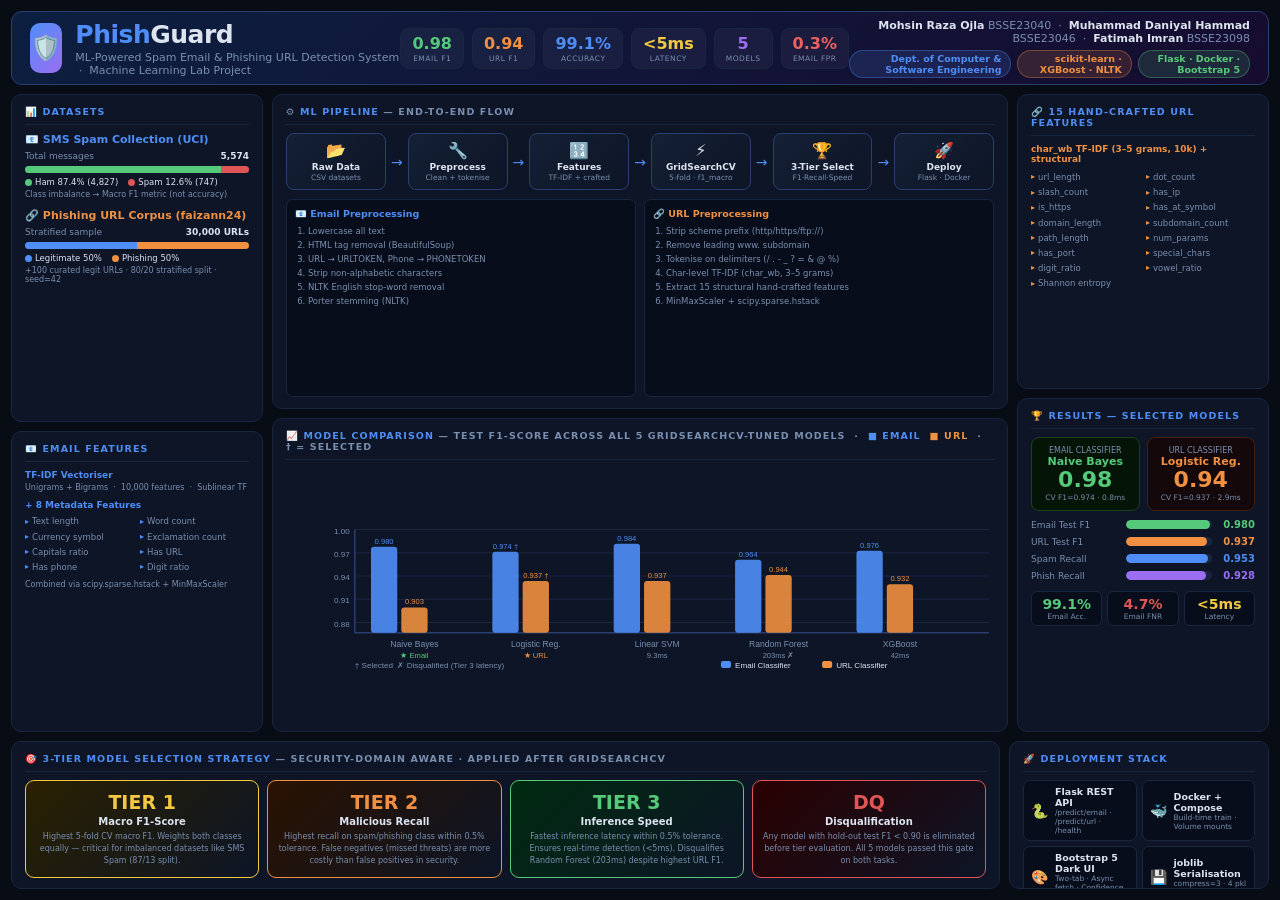
<file: Infographic screen/PhishGuard_Infographic.html>
<!DOCTYPE html>
<html lang="en">
<head>
<meta charset="UTF-8">
<title>PhishGuard — Project Infographic</title>
<style>
*{margin:0;padding:0;box-sizing:border-box;}
:root{
  --bg:#080c14;--card:#0d1526;--card2:#0a1220;--border:#1a2540;
  --blue:#4f8ef7;--orange:#f09040;--green:#56c97a;--red:#e05555;
  --gold:#f5c842;--purple:#9b6ef3;--text:#dde4f0;--muted:#7a8fb0;
}
body{
  width: 100vw;height:900px;background:var(--bg);color:var(--text);
  font-family:'Segoe UI',system-ui,sans-serif;overflow-y:scroll; overflow-x: hidden;
  display:flex;flex-direction:column;padding:11px;gap:9px;
}

/* ── HEADER ── */
.header{
  display:flex;align-items:center;justify-content:space-between;
  background:linear-gradient(135deg,#0c1f40 0%,#160c30 100%);
  border:1px solid #2a3f70;border-radius:11px;
  padding:0 18px;height:74px;flex-shrink:0;
}
.brand{display:flex;align-items:center;gap:13px;}
.shield{
  width:50px;height:50px;border-radius:10px;
  background:linear-gradient(135deg,var(--blue),var(--purple));
  display:flex;align-items:center;justify-content:center;font-size:24px;
}
.brand h1{font-size:25px;font-weight:900;letter-spacing:-.5px;}
.brand h1 span{color:var(--blue);}
.brand p{font-size:11px;color:var(--muted);margin-top:2px;}
.kpi-row{display:flex;gap:8px;}
.kpi{
  background:rgba(255,255,255,.04);border:1px solid var(--border);
  border-radius:8px;padding:5px 11px;text-align:center;
}
.kpi .v{font-size:16px;font-weight:900;}
.kpi .l{font-size:7.5px;color:var(--muted);text-transform:uppercase;letter-spacing:.5px;margin-top:1px;}
.team-block{text-align:right;}
.team-block .names{font-size:11px;color:var(--muted);}
.team-block .names b{color:var(--text);}
.pills{display:flex;gap:6px;margin-top:5px;justify-content:flex-end;}
.pill{
  padding:2px 9px;border-radius:20px;font-size:9.5px;font-weight:600;
}
.pb{background:rgba(79,142,247,.15);color:var(--blue);border:1px solid rgba(79,142,247,.35);}
.po{background:rgba(240,144,64,.15);color:var(--orange);border:1px solid rgba(240,144,64,.35);}
.pg{background:rgba(86,201,122,.15);color:var(--green);border:1px solid rgba(86,201,122,.35);}

/* ── MAIN GRID ── */
.main{
  display:grid;
  grid-template-columns:252px 1fr 252px;
  grid-template-rows:1fr 1fr;
  gap:9px;flex:1;min-height:0;
}

/* ── CARD ── */
.card{
  background:var(--card);border:1px solid var(--border);
  border-radius:10px;padding:11px 13px;overflow:hidden;
  display:flex;flex-direction:column;
}
.ct{
  font-size:9.5px;font-weight:700;text-transform:uppercase;
  letter-spacing:1.1px;color:var(--muted);
  padding-bottom:7px;margin-bottom:8px;
  border-bottom:1px solid var(--border);flex-shrink:0;
}
.ct span{color:var(--blue);}

/* LEFT spans both rows */
.left{grid-column:1;grid-row:1/3;display:flex;flex-direction:column;gap:9px;}
.right{grid-column:3;grid-row:1/3;display:flex;flex-direction:column;gap:9px;}
.ct-top{grid-column:2;grid-row:1;}
.ct-bot{grid-column:2;grid-row:2;}

/* ── DATASET ── */
.ds-name{font-size:11px;font-weight:700;margin-bottom:5px;}
.ds-row{display:flex;justify-content:space-between;font-size:9px;color:var(--muted);margin-bottom:2px;}
.ds-row b{color:var(--text);}
.bar-bg{height:7px;background:#1a2540;border-radius:4px;overflow:hidden;display:flex;margin:3px 0 4px;}
.legend-row{display:flex;gap:10px;font-size:8.5px;}
.dot{width:7px;height:7px;border-radius:50%;display:inline-block;margin-right:3px;vertical-align:middle;}

/* ── FEATURE LIST ── */
.f-grid{display:grid;grid-template-columns:1fr 1fr;gap:2px 6px;}
.fi{font-size:8.5px;color:var(--muted);display:flex;align-items:center;gap:3px;line-height:1.55;}
.fi::before{content:'▸';font-size:8px;flex-shrink:0;}
.fb::before{color:var(--blue);}
.fo::before{color:var(--orange);}

/* ── PIPELINE ── */
.pipe{display:flex;align-items:stretch;gap:5px;margin-bottom:9px;flex-shrink:0;}
.ps{
  flex:1;background:linear-gradient(135deg,#152035,#0d1526);
  border:1px solid #2a3f6f;border-radius:8px;
  padding:7px 6px;text-align:center;
}
.ps .ic{font-size:16px;display:block;margin-bottom:2px;}
.ps .lb{font-size:9px;font-weight:700;}
.ps .sb{font-size:7.5px;color:var(--muted);margin-top:1px;}
.arr{color:var(--blue);font-size:14px;align-self:center;flex-shrink:0;}

/* ── PRE-PROCESS DETAIL ── */
.pre-grid{display:grid;grid-template-columns:1fr 1fr;gap:8px;flex-shrink:0;}
.pre-box{background:#070d1a;border:1px solid var(--border);border-radius:7px;padding:8px;}
.pre-box .ph{font-size:9.5px;font-weight:700;margin-bottom:5px;}
.pre-box ol{padding-left:13px;}
.pre-box li{font-size:8.5px;color:var(--muted);line-height:1.65;}

/* ── METRIC BARS ── */
.m-row{display:flex;align-items:center;gap:7px;margin-bottom:6px;}
.m-lbl{font-size:9px;width:88px;flex-shrink:0;color:var(--muted);}
.m-bg{flex:1;height:9px;background:#1a2540;border-radius:5px;overflow:hidden;}
.m-fill{height:100%;border-radius:5px;}
.m-val{font-size:10px;font-weight:700;width:36px;text-align:right;flex-shrink:0;}

/* ── SELECTED CARDS ── */
.sel-grid{display:grid;grid-template-columns:1fr 1fr;gap:7px;margin-bottom:8px;}
.sel{border-radius:8px;padding:8px;text-align:center;}
.sel .sn{font-size:11px;font-weight:800;}
.sel .sf{font-size:22px;font-weight:900;line-height:1.1;}
.sel .sd{font-size:7.5px;color:var(--muted);margin-top:1px;}

/* ── BOTTOM BAR ── */
.bottom{
  display:grid;grid-template-columns:1fr 260px;gap:9px;
  height:148px;flex-shrink:0;
}

/* ── TIERS ── */
.tier-grid{display:grid;grid-template-columns:repeat(4,1fr);gap:8px;height:100%;}
.tier{
  border-radius:9px;padding:10px;text-align:center;
  display:flex;flex-direction:column;justify-content:center;
}
.tier .tn{font-size:19px;font-weight:900;margin-bottom:3px;}
.tier .tt{font-size:10px;font-weight:700;margin-bottom:4px;}
.tier .td{font-size:8px;color:var(--muted);line-height:1.5;}

/* ── DEPLOY ── */
.stack{display:grid;grid-template-columns:1fr 1fr;gap:5px;}
.si{
  display:flex;align-items:center;gap:7px;
  background:#070d1a;border:1px solid var(--border);
  border-radius:7px;padding:5px 7px;
}
.si .ic{font-size:14px;flex-shrink:0;}
.si .sn{font-size:9.5px;font-weight:700;}
.si .sd{font-size:7.5px;color:var(--muted);}
.si-wide{grid-column:1/3;}

/* Colour helpers */
.blue{color:var(--blue)!important;}
.orange{color:var(--orange)!important;}
.green{color:var(--green)!important;}
.red{color:var(--red)!important;}
.gold{color:var(--gold)!important;}
.pur{color:var(--purple)!important;}
</style>
</head>
<body>

<!-- ═══ HEADER ═══ -->
<div class="header">
  <div class="brand">
    <div class="shield">🛡️</div>
    <div>
      <h1><span>Phish</span>Guard</h1>
      <p>ML-Powered Spam Email &amp; Phishing URL Detection System &nbsp;·&nbsp; Machine Learning Lab Project</p>
    </div>
  </div>

  <div class="kpi-row">
    <div class="kpi"><div class="v green">0.98</div><div class="l">Email F1</div></div>
    <div class="kpi"><div class="v orange">0.94</div><div class="l">URL F1</div></div>
    <div class="kpi"><div class="v blue">99.1%</div><div class="l">Accuracy</div></div>
    <div class="kpi"><div class="v gold">&lt;5ms</div><div class="l">Latency</div></div>
    <div class="kpi"><div class="v pur">5</div><div class="l">Models</div></div>
    <div class="kpi"><div class="v" style="color:#f06060;">0.3%</div><div class="l">Email FPR</div></div>
  </div>

  <div class="team-block">
    <div class="names">
      <b>Mohsin Raza Ojla</b> BSSE23040 &nbsp;·&nbsp;
      <b>Muhammad Daniyal Hammad</b> BSSE23046 &nbsp;·&nbsp;
      <b>Fatimah Imran</b> BSSE23098
    </div>
    <div class="pills">
      <span class="pill pb">Dept. of Computer &amp; Software Engineering</span>
      <span class="pill po">scikit-learn · XGBoost · NLTK</span>
      <span class="pill pg">Flask · Docker · Bootstrap 5</span>
    </div>
  </div>
</div>

<!-- ═══ MAIN GRID ═══ -->
<div class="main">

  <!-- ── LEFT COL ── -->
  <div class="left">

    <!-- Datasets -->
    <div class="card" style="flex:1.1;">
      <div class="ct">📊 <span>Datasets</span></div>

      <div class="ds-name blue">📧 SMS Spam Collection (UCI)</div>
      <div class="ds-row"><span>Total messages</span><b>5,574</b></div>
      <div class="bar-bg">
        <div style="width:87.4%;background:var(--green);"></div>
        <div style="width:12.6%;background:var(--red);"></div>
      </div>
      <div class="legend-row">
        <span><span class="dot" style="background:var(--green)"></span>Ham 87.4% (4,827)</span>
        <span><span class="dot" style="background:var(--red)"></span>Spam 12.6% (747)</span>
      </div>
      <div style="font-size:8px;color:var(--muted);margin-top:3px;margin-bottom:10px;">Class imbalance → Macro F1 metric (not accuracy)</div>

      <div class="ds-name orange">🔗 Phishing URL Corpus (faizann24)</div>
      <div class="ds-row"><span>Stratified sample</span><b>30,000 URLs</b></div>
      <div class="bar-bg">
        <div style="width:50%;background:var(--blue);"></div>
        <div style="width:50%;background:var(--orange);"></div>
      </div>
      <div class="legend-row">
        <span><span class="dot" style="background:var(--blue)"></span>Legitimate 50%</span>
        <span><span class="dot" style="background:var(--orange)"></span>Phishing 50%</span>
      </div>
      <div style="font-size:8px;color:var(--muted);margin-top:3px;">+100 curated legit URLs · 80/20 stratified split · seed=42</div>
    </div>

    <!-- Email Features -->
    <div class="card" style="flex:1;">
      <div class="ct">📧 <span>Email Features</span></div>
      <div style="font-size:9px;font-weight:700;color:var(--blue);margin-bottom:3px;">TF-IDF Vectoriser</div>
      <div style="font-size:8px;color:var(--muted);margin-bottom:8px;">Unigrams + Bigrams &nbsp;·&nbsp; 10,000 features &nbsp;·&nbsp; Sublinear TF</div>
      <div style="font-size:9px;font-weight:700;color:var(--blue);margin-bottom:5px;">+ 8 Metadata Features</div>
      <div class="f-grid">
        <div class="fi fb">Text length</div>
        <div class="fi fb">Word count</div>
        <div class="fi fb">Currency symbol</div>
        <div class="fi fb">Exclamation count</div>
        <div class="fi fb">Capitals ratio</div>
        <div class="fi fb">Has URL</div>
        <div class="fi fb">Has phone</div>
        <div class="fi fb">Digit ratio</div>
      </div>
      <div style="font-size:8px;color:var(--muted);margin-top:6px;">Combined via scipy.sparse.hstack + MinMaxScaler</div>
    </div>

  </div>

  <!-- ── CENTER TOP: Pipeline ── -->
  <div class="card ct-top">
    <div class="ct">⚙️ <span>ML Pipeline</span> — End-to-End Flow</div>

    <div class="pipe">
      <div class="ps"><span class="ic">📂</span><div class="lb">Raw Data</div><div class="sb">CSV datasets</div></div>
      <div class="arr">→</div>
      <div class="ps"><span class="ic">🔧</span><div class="lb">Preprocess</div><div class="sb">Clean + tokenise</div></div>
      <div class="arr">→</div>
      <div class="ps"><span class="ic">🔢</span><div class="lb">Features</div><div class="sb">TF-IDF + crafted</div></div>
      <div class="arr">→</div>
      <div class="ps"><span class="ic">⚡</span><div class="lb">GridSearchCV</div><div class="sb">5-fold · f1_macro</div></div>
      <div class="arr">→</div>
      <div class="ps"><span class="ic">🏆</span><div class="lb">3-Tier Select</div><div class="sb">F1·Recall·Speed</div></div>
      <div class="arr">→</div>
      <div class="ps"><span class="ic">🚀</span><div class="lb">Deploy</div><div class="sb">Flask · Docker</div></div>
    </div>

    <div class="pre-grid" style="flex:1;min-height:0;">
      <div class="pre-box">
        <div class="ph blue">📧 Email Preprocessing</div>
        <ol>
          <li>Lowercase all text</li>
          <li>HTML tag removal (BeautifulSoup)</li>
          <li>URL → URLTOKEN, Phone → PHONETOKEN</li>
          <li>Strip non-alphabetic characters</li>
          <li>NLTK English stop-word removal</li>
          <li>Porter stemming (NLTK)</li>
        </ol>
      </div>
      <div class="pre-box">
        <div class="ph orange">🔗 URL Preprocessing</div>
        <ol>
          <li>Strip scheme prefix (http/https/ftp://)</li>
          <li>Remove leading www. subdomain</li>
          <li>Tokenise on delimiters (/ . - _ ? = &amp; @ %)</li>
          <li>Char-level TF-IDF (char_wb, 3–5 grams)</li>
          <li>Extract 15 structural hand-crafted features</li>
          <li>MinMaxScaler + scipy.sparse.hstack</li>
        </ol>
      </div>
    </div>
  </div>

  <!-- ── CENTER BOTTOM: Model Bar Chart ── -->
  <div class="card ct-bot">
    <div class="ct">📈 <span>Model Comparison</span> — Test F1-Score across all 5 GridSearchCV-tuned models &nbsp;·&nbsp; <span style="color:var(--blue);">■ Email</span> &nbsp;<span style="color:var(--orange);">■ URL</span> &nbsp;·&nbsp; † = Selected</div>
    <svg viewBox="0 0 700 148" style="width:100%;flex:1;min-height:0;" font-family="Segoe UI,sans-serif">
      <!-- Y gridlines (y=10→1.00, y=110→0.87, scale=769.2px/unit) -->
      <line x1="68" y1="10"  x2="695" y2="10"  stroke="#1a2540" stroke-width="1"/>
      <line x1="68" y1="33"  x2="695" y2="33"  stroke="#1a2540" stroke-width="1"/>
      <line x1="68" y1="56"  x2="695" y2="56"  stroke="#1a2540" stroke-width="1"/>
      <line x1="68" y1="79"  x2="695" y2="79"  stroke="#1a2540" stroke-width="1"/>
      <line x1="68" y1="102" x2="695" y2="102" stroke="#1a2540" stroke-width="1"/>
      <!-- Axes -->
      <line x1="68" y1="10" x2="68" y2="112" stroke="#2a3f6f" stroke-width="1.5"/>
      <line x1="68" y1="112" x2="695" y2="112" stroke="#2a3f6f" stroke-width="1.5"/>
      <!-- Y labels -->
      <text x="63" y="14"  fill="#7a8fb0" font-size="8" text-anchor="end">1.00</text>
      <text x="63" y="37"  fill="#7a8fb0" font-size="8" text-anchor="end">0.97</text>
      <text x="63" y="60"  fill="#7a8fb0" font-size="8" text-anchor="end">0.94</text>
      <text x="63" y="83"  fill="#7a8fb0" font-size="8" text-anchor="end">0.91</text>
      <text x="63" y="106" fill="#7a8fb0" font-size="8" text-anchor="end">0.88</text>

      <!-- ── Group 1: Naive Bayes ── x=68+120*0=68, cx=128 -->
      <!-- Email 0.980: h=(0.980-0.87)*769.2=84.6, y=112-84.6=27.4 -->
      <rect x="84"  y="27" width="26" height="85" rx="3" fill="#4f8ef7" opacity=".9"/>
      <text x="97"  y="24" fill="#4f8ef7" font-size="7.5" text-anchor="middle">0.980</text>
      <!-- URL 0.903: h=(0.903-0.87)*769.2=25.4, y=112-25.4=86.6 -->
      <rect x="114" y="87" width="26" height="25" rx="3" fill="#f09040" opacity=".9"/>
      <text x="127" y="84" fill="#f09040" font-size="7.5" text-anchor="middle">0.903</text>
      <text x="127" y="126" fill="#7a8fb0" font-size="8.5" text-anchor="middle">Naive Bayes</text>
      <text x="127" y="137" fill="#56c97a" font-size="7.5" text-anchor="middle">★ Email</text>

      <!-- ── Group 2: Logistic Reg ── cx=248 -->
      <!-- Email 0.974: h=(0.974-0.87)*769.2=80.0, y=32 -->
      <rect x="204" y="32" width="26" height="80" rx="3" fill="#4f8ef7" opacity=".9"/>
      <text x="217" y="29" fill="#4f8ef7" font-size="7.5" text-anchor="middle">0.974 †</text>
      <!-- URL 0.937: h=(0.937-0.87)*769.2=51.5, y=60.5 -->
      <rect x="234" y="61" width="26" height="51" rx="3" fill="#f09040" opacity=".9"/>
      <text x="247" y="58" fill="#f09040" font-size="7.5" text-anchor="middle">0.937 †</text>
      <text x="247" y="126" fill="#7a8fb0" font-size="8.5" text-anchor="middle">Logistic Reg.</text>
      <text x="247" y="137" fill="#f09040" font-size="7.5" text-anchor="middle">★ URL</text>

      <!-- ── Group 3: Linear SVM ── cx=368 -->
      <!-- Email 0.984: h=(0.984-0.87)*769.2=87.7, y=24 -->
      <rect x="324" y="24" width="26" height="88" rx="3" fill="#4f8ef7" opacity=".9"/>
      <text x="337" y="21" fill="#4f8ef7" font-size="7.5" text-anchor="middle">0.984</text>
      <!-- URL 0.937 -->
      <rect x="354" y="61" width="26" height="51" rx="3" fill="#f09040" opacity=".9"/>
      <text x="367" y="58" fill="#f09040" font-size="7.5" text-anchor="middle">0.937</text>
      <text x="367" y="126" fill="#7a8fb0" font-size="8.5" text-anchor="middle">Linear SVM</text>
      <text x="367" y="137" fill="#7a8fb0" font-size="7.5" text-anchor="middle">9.3ms</text>

      <!-- ── Group 4: Random Forest ── cx=488 -->
      <!-- Email 0.964: h=(0.964-0.87)*769.2=72.3, y=39.7 -->
      <rect x="444" y="40" width="26" height="72" rx="3" fill="#4f8ef7" opacity=".9"/>
      <text x="457" y="37" fill="#4f8ef7" font-size="7.5" text-anchor="middle">0.964</text>
      <!-- URL 0.944: h=(0.944-0.87)*769.2=56.9, y=55.1 -->
      <rect x="474" y="55" width="26" height="57" rx="3" fill="#f09040" opacity=".9"/>
      <text x="487" y="52" fill="#f09040" font-size="7.5" text-anchor="middle">0.944</text>
      <text x="487" y="126" fill="#7a8fb0" font-size="8.5" text-anchor="middle">Random Forest</text>
      <text x="487" y="137" fill="#7a8fb0" font-size="7.5" text-anchor="middle">203ms ✗</text>

      <!-- ── Group 5: XGBoost ── cx=608 -->
      <!-- Email 0.976: h=(0.976-0.87)*769.2=81.5, y=30.5 -->
      <rect x="564" y="31" width="26" height="81" rx="3" fill="#4f8ef7" opacity=".9"/>
      <text x="577" y="28" fill="#4f8ef7" font-size="7.5" text-anchor="middle">0.976</text>
      <!-- URL 0.932: h=(0.932-0.87)*769.2=47.7, y=64.3 -->
      <rect x="594" y="64" width="26" height="48" rx="3" fill="#f09040" opacity=".9"/>
      <text x="607" y="61" fill="#f09040" font-size="7.5" text-anchor="middle">0.932</text>
      <text x="607" y="126" fill="#7a8fb0" font-size="8.5" text-anchor="middle">XGBoost</text>
      <text x="607" y="137" fill="#7a8fb0" font-size="7.5" text-anchor="middle">42ms</text>

      <!-- Legend -->
      <rect x="430" y="140" width="10" height="7" rx="2" fill="#4f8ef7"/>
      <text x="444" y="147" fill="#dde4f0" font-size="8">Email Classifier</text>
      <rect x="530" y="140" width="10" height="7" rx="2" fill="#f09040"/>
      <text x="544" y="147" fill="#dde4f0" font-size="8">URL Classifier</text>
      <text x="68"  y="147" fill="#7a8fb0" font-size="8">† Selected &nbsp;✗ Disqualified (Tier 3 latency)</text>
    </svg>
  </div>

  <!-- ── RIGHT COL ── -->
  <div class="right">

    <!-- URL Features -->
    <div class="card" style="flex:1.05;">
      <div class="ct">🔗 <span>15 Hand-Crafted URL Features</span></div>
      <div style="font-size:9px;font-weight:700;color:var(--orange);margin-bottom:3px;">char_wb TF-IDF (3–5 grams, 10k) + structural</div>
      <div class="f-grid" style="margin-top:4px;">
        <div class="fi fo">url_length</div>
        <div class="fi fo">dot_count</div>
        <div class="fi fo">slash_count</div>
        <div class="fi fo">has_ip</div>
        <div class="fi fo">is_https</div>
        <div class="fi fo">has_at_symbol</div>
        <div class="fi fo">domain_length</div>
        <div class="fi fo">subdomain_count</div>
        <div class="fi fo">path_length</div>
        <div class="fi fo">num_params</div>
        <div class="fi fo">has_port</div>
        <div class="fi fo">special_chars</div>
        <div class="fi fo">digit_ratio</div>
        <div class="fi fo">vowel_ratio</div>
        <div class="fi fo">Shannon entropy</div>
      </div>
    </div>

    <!-- Results -->
    <div class="card" style="flex:1.2;">
      <div class="ct">🏆 <span>Results — Selected Models</span></div>

      <div class="sel-grid">
        <div class="sel" style="background:#041406;border:1px solid #1a4020;">
          <div style="font-size:8px;color:var(--muted);">EMAIL CLASSIFIER</div>
          <div class="sn green">Naive Bayes</div>
          <div class="sf green">0.98</div>
          <div class="sd">CV F1=0.974 · 0.8ms</div>
        </div>
        <div class="sel" style="background:#14080a;border:1px solid #402010;">
          <div style="font-size:8px;color:var(--muted);">URL CLASSIFIER</div>
          <div class="sn orange">Logistic Reg.</div>
          <div class="sf orange">0.94</div>
          <div class="sd">CV F1=0.937 · 2.9ms</div>
        </div>
      </div>

      <div class="m-row"><span class="m-lbl">Email Test F1</span><div class="m-bg"><div class="m-fill" style="width:98%;background:var(--green);"></div></div><span class="m-val green">0.980</span></div>
      <div class="m-row"><span class="m-lbl">URL Test F1</span><div class="m-bg"><div class="m-fill" style="width:93.7%;background:var(--orange);"></div></div><span class="m-val orange">0.937</span></div>
      <div class="m-row"><span class="m-lbl">Spam Recall</span><div class="m-bg"><div class="m-fill" style="width:95.3%;background:var(--blue);"></div></div><span class="m-val blue">0.953</span></div>
      <div class="m-row"><span class="m-lbl">Phish Recall</span><div class="m-bg"><div class="m-fill" style="width:92.8%;background:var(--purple);"></div></div><span class="m-val pur">0.928</span></div>

      <div style="display:flex;gap:5px;margin-top:4px;">
        <div style="flex:1;text-align:center;background:#070d1a;border:1px solid var(--border);border-radius:6px;padding:4px 2px;">
          <div style="font-size:14px;font-weight:900;color:var(--green);">99.1%</div>
          <div style="font-size:7.5px;color:var(--muted);">Email Acc.</div>
        </div>
        <div style="flex:1;text-align:center;background:#070d1a;border:1px solid var(--border);border-radius:6px;padding:4px 2px;">
          <div style="font-size:14px;font-weight:900;color:var(--red);">4.7%</div>
          <div style="font-size:7.5px;color:var(--muted);">Email FNR</div>
        </div>
        <div style="flex:1;text-align:center;background:#070d1a;border:1px solid var(--border);border-radius:6px;padding:4px 2px;">
          <div style="font-size:14px;font-weight:900;color:var(--gold);">&lt;5ms</div>
          <div style="font-size:7.5px;color:var(--muted);">Latency</div>
        </div>
      </div>
    </div>

  </div>
</div>

<!-- ═══ BOTTOM BAR ═══ -->
<div class="bottom">

  <!-- 3-Tier Strategy -->
  <div class="card">
    <div class="ct">🎯 <span>3-Tier Model Selection Strategy</span> — Security-Domain Aware · Applied after GridSearchCV</div>
    <div class="tier-grid">
      <div class="tier" style="background:linear-gradient(135deg,#2a2000,#0d1526);border:1px solid var(--gold);">
        <div class="tn gold">TIER 1</div>
        <div class="tt">Macro F1-Score</div>
        <div class="td">Highest 5-fold CV macro F1. Weights both classes equally — critical for imbalanced datasets like SMS Spam (87/13 split).</div>
      </div>
      <div class="tier" style="background:linear-gradient(135deg,#2a1200,#0d1526);border:1px solid var(--orange);">
        <div class="tn orange">TIER 2</div>
        <div class="tt">Malicious Recall</div>
        <div class="td">Highest recall on spam/phishing class within 0.5% tolerance. False negatives (missed threats) are more costly than false positives in security.</div>
      </div>
      <div class="tier" style="background:linear-gradient(135deg,#002a10,#0d1526);border:1px solid var(--green);">
        <div class="tn green">TIER 3</div>
        <div class="tt">Inference Speed</div>
        <div class="td">Fastest inference latency within 0.5% tolerance. Ensures real-time detection (&lt;5ms). Disqualifies Random Forest (203ms) despite highest URL F1.</div>
      </div>
      <div class="tier" style="background:linear-gradient(135deg,#2a0000,#0d1526);border:1px solid var(--red);">
        <div class="tn red">DQ</div>
        <div class="tt">Disqualification</div>
        <div class="td">Any model with hold-out test F1 &lt; 0.90 is eliminated before tier evaluation. All 5 models passed this gate on both tasks.</div>
      </div>
    </div>
  </div>

  <!-- Deployment Stack -->
  <div class="card">
    <div class="ct">🚀 <span>Deployment Stack</span></div>
    <div class="stack">
      <div class="si">
        <span class="ic">🐍</span>
        <div><div class="sn">Flask REST API</div><div class="sd">/predict/email · /predict/url · /health</div></div>
      </div>
      <div class="si">
        <span class="ic">🐳</span>
        <div><div class="sn">Docker + Compose</div><div class="sd">Build-time train · Volume mounts</div></div>
      </div>
      <div class="si">
        <span class="ic">🎨</span>
        <div><div class="sn">Bootstrap 5 Dark UI</div><div class="sd">Two-tab · Async fetch · Confidence %</div></div>
      </div>
      <div class="si">
        <span class="ic">💾</span>
        <div><div class="sn">joblib Serialisation</div><div class="sd">compress=3 · 4 pkl artefacts</div></div>
      </div>
      <div class="si si-wide">
        <span class="ic">📤</span>
        <div><div class="sn">Response: { "label": "SPAM" | "PHISHING" | "LEGITIMATE", "is_malicious": bool, "confidence": float }</div></div>
      </div>
    </div>
  </div>

</div>
</body>
</html>
</file>
